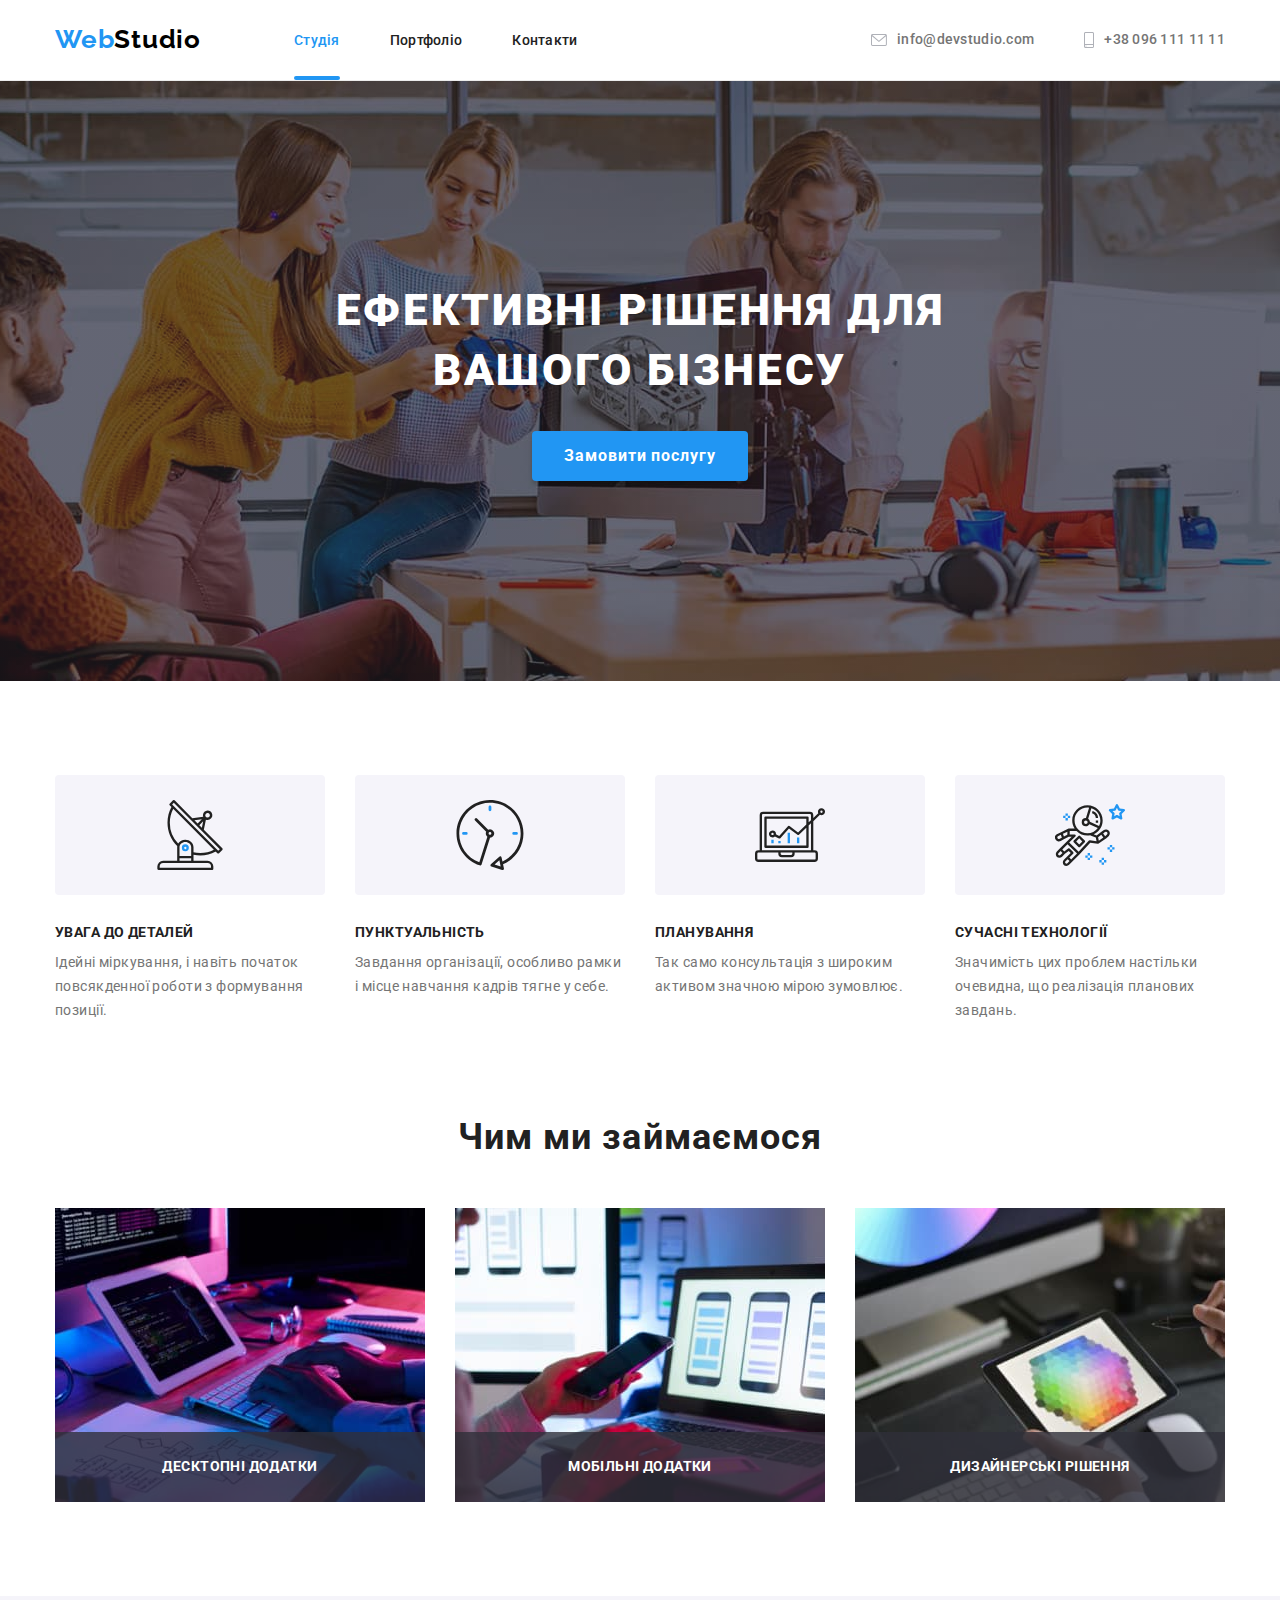
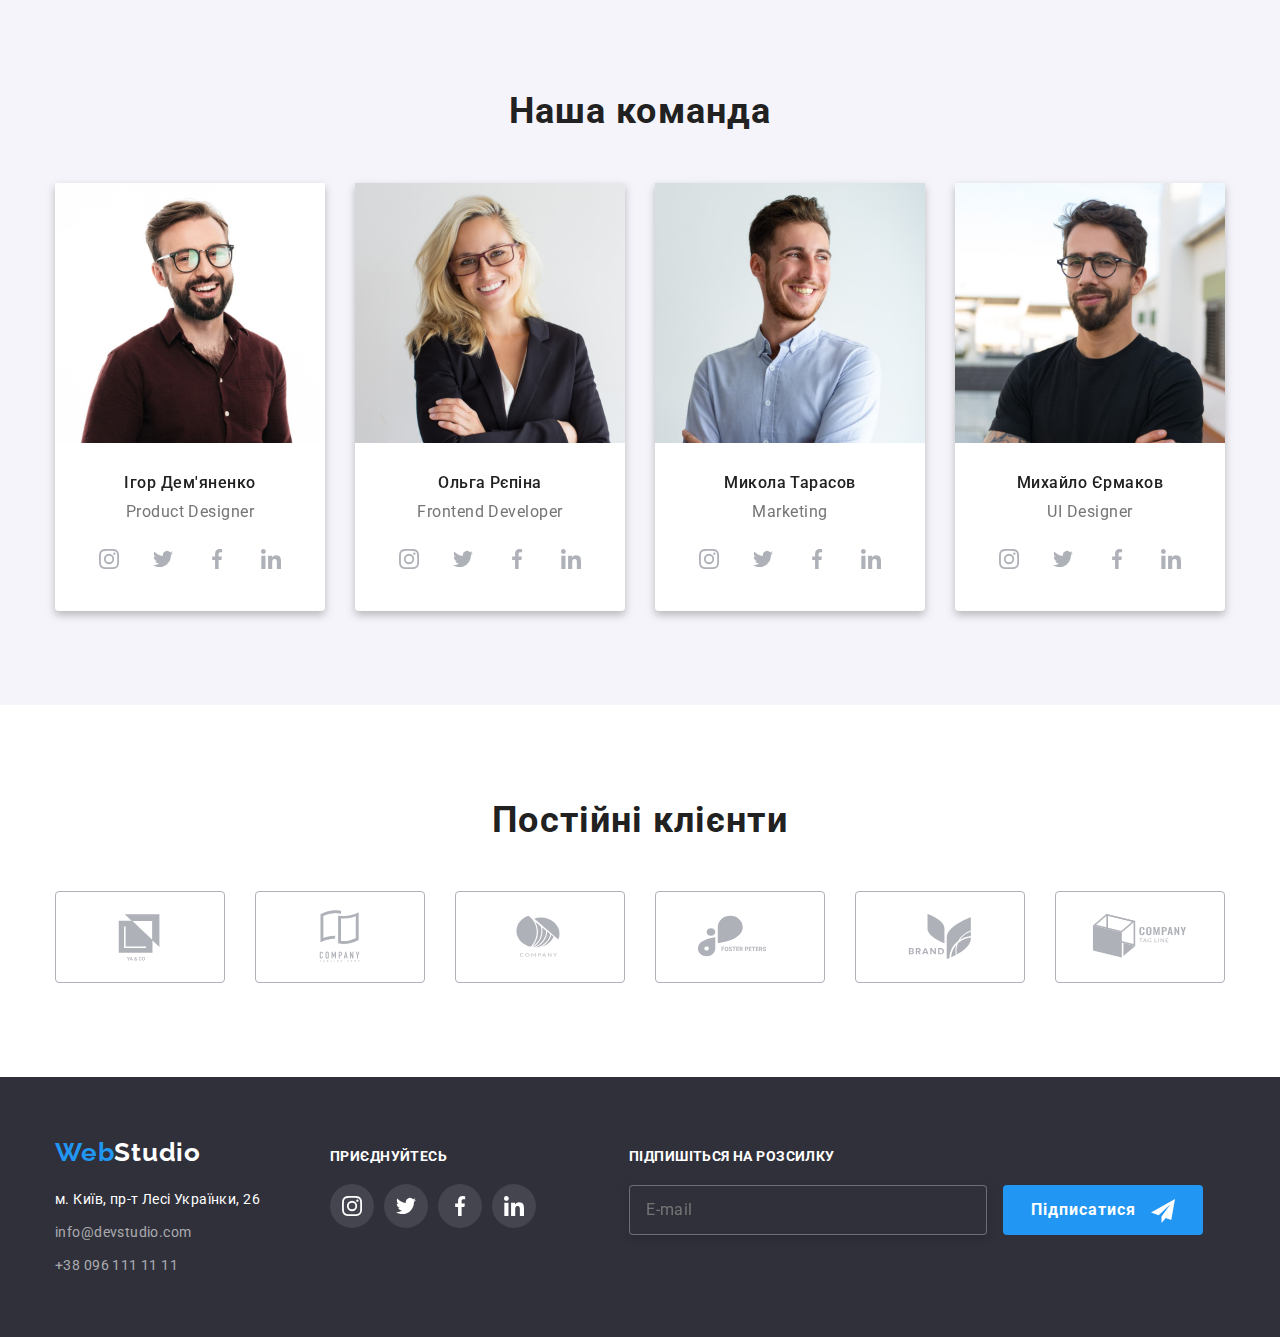
<file: index.html>
<!DOCTYPE html>
<html lang="uk">
  <head>
    <meta charset="UTF-8" />
    <meta http-equiv="X-UA-Compatible" content="IE=edge" />
    <meta name="viewport" content="width=device-width, initial-scale=1.0" />
    <title>WebStudio</title>
    <link rel="preconnect" href="https://fonts.googleapis.com" />
    <link rel="preconnect" href="https://fonts.gstatic.com" crossorigin />
    <link
      href="https://fonts.googleapis.com/css2?family=Raleway:wght@700&family=Roboto:wght@400;500;700;900&display=swap"
      rel="stylesheet"
    />
    <link
      rel="stylesheet"
      href="https://cdnjs.cloudflare.com/ajax/libs/modern-normalize/1.1.0/modern-normalize.min.css"
    />
    <link rel="stylesheet" href="./css/main.min.css" />
  </head>
  <body>
    <header class="header-section">
      <div class="container header-container">
        <a href="" lang="en" class="logo header logo--color-dark"
          ><span>Web</span>Studio</a
        >
        <nav class="header-nav">
          <ul class="nav-list">
            <li><a href="" class="nav-link current">Студія</a></li>
            <li>
              <a href="./portfolio.html" class="nav-link">Портфоліо</a>
            </li>
            <li><a href="" class="nav-link">Контакти</a></li>
          </ul>
        </nav>
        <ul class="contact-list">
          <li>
            <a href="mailto:info@devstudio.com" class="link-contact">
              <svg class="link-contact-icon" width="16" height="12">
                <use href="./images/sprite.svg#icon-envelope"></use>
              </svg>
              info@devstudio.com</a
            >
          </li>
          <li>
            <a href="mailto:info@devstudio.com" class="link-contact">
              <svg class="link-contact-icon" width="10" height="16">
                <use href="./images/sprite.svg#icon-smartphone"></use>
              </svg>
              +38 096 111 11 11
            </a>
          </li>
        </ul>
      </div>
    </header>
    <main>
      <section class="hero-section">
        <div class="container hero-wrap">
          <h1 class="hero-title">
            Ефективні рішення для<br />
            вашого бізнесу
          </h1>
          <button type="button" class="hero button" data-modal-open>
            Замовити послугу
          </button>
        </div>
      </section>

      <section class="features">
        <div class="container features__container">
          <h2 class="visually-hidden">Особливості</h2>
          <ul class="features__list">
            <li class="features__item">
              <div class="features__background">
                <svg class="features__img" width="70" height="70">
                  <use href="./images/sprite.svg#icon-antenna"></use>
                </svg>
              </div>
              <h3 class="features__title">Увага до деталей</h3>
              <p class="features__text">
                Ідейні міркування, і навіть початок повсякденної роботи з
                формування позиції.
              </p>
            </li>
            <li class="features__item">
              <div class="features__background">
                <svg class="features__img" width="70" height="70">
                  <use href="./images/sprite.svg#icon-clock"></use>
                </svg>
              </div>
              <h3 class="features__title">Пунктуальність</h3>
              <p class="features__text">
                Завдання організації, особливо рамки і місце навчання кадрів
                тягне у себе.
              </p>
            </li>
            <li class="features__item">
              <div class="features__background">
                <svg class="features__img" width="70" height="70">
                  <use href="./images/sprite.svg#icon-diagram"></use>
                </svg>
              </div>
              <h3 class="features__title">Планування</h3>
              <p class="features__text">
                Так само консультація з широким активом значною мірою зумовлює.
              </p>
            </li>
            <li class="features__item">
              <div class="features__background">
                <svg class="features__img" width="70" height="70">
                  <use href="./images/sprite.svg#icon-astronaut"></use>
                </svg>
              </div>
              <h3 class="features__title">Сучасні технології</h3>
              <p class="features__text">
                Значимість цих проблем настільки очевидна, що реалізація
                планових завдань.
              </p>
            </li>
          </ul>
        </div>
      </section>
      <section class="work">
        <div class="container">
          <h2 class="work__title">Чим ми займаємося</h2>
          <ul class="work__list">
            <li class="work__item">
              <img
                src="./images/img-01.jpg"
                alt="Людина працює за комп'ютером"
                width="370"
                height="294"
              />
              <p class="work__text">Десктопні додатки</p>
            </li>
            <li class="work__item">
              <img
                src="./images/img-02.jpg"
                alt="Людина працює з телефоном"
                width="370"
                height="294"
              />
              <p class="work__text">Мобільні додатки</p>
            </li>
            <li class="work__item">
              <img
                src="./images/img-03.jpg"
                alt="Людина працює на планшеті"
                width="370"
                height="294"
              />
              <p class="work__text">Дизайнерські рішення</p>
            </li>
          </ul>
        </div>
      </section>

      <section class="team">
        <div class="container">
          <h2 class="team__title">Наша команда</h2>
          <ul class="team__list">
            <li class="team__card">
              <img
                src="./images/photo-01.jpg"
                alt="Усміхнений чоловік в окулярах"
                width="270"
                height="260"
              />
              <div class="team__caption">
                <h3 class="team__subtitle">Ігор Дем'яненко</h3>
                <p lang="en" class="text">Product Designer</p>
                <ul class="social-list list">
                  <li class="social-list__item">
                    <a href="" class="social-list__link link">
                      <svg class="social-list__icon" width="20" height="20">
                        <use
                          href="./images/sprite.svg#icon-ico-instagram"
                        ></use>
                      </svg>
                    </a>
                  </li>
                  <li class="social-list__item">
                    <a href="" class="social-list__link link">
                      <svg class="social-list__icon" width="20" height="20">
                        <use href="./images/sprite.svg#icon-ico-twitter"></use>
                      </svg>
                    </a>
                  </li>
                  <li class="social-list__item">
                    <a href="" class="social-list__link link">
                      <svg class="social-list__icon" width="20" height="20">
                        <use href="./images/sprite.svg#icon-ico-facebook"></use>
                      </svg>
                    </a>
                  </li>
                  <li class="social-list__item">
                    <a href="" class="social-list__link link">
                      <svg class="social-list__icon" width="20" height="20">
                        <use href="./images/sprite.svg#icon-ico-linkedin"></use>
                      </svg>
                    </a>
                  </li>
                </ul>
              </div>
            </li>
            <li class="team__card">
              <img
                src="./images/photo-02.jpg"
                alt="Усміхнена дівчина в окулярах"
                width="270"
                height="260"
              />
              <div class="team__caption">
                <h3 class="team__subtitle">Ольга Рєпіна</h3>
                <p lang="en" class="text">Frontend Developer</p>
                <ul class="social-list list">
                  <li class="social-list__item">
                    <a href="" class="social-list__link link">
                      <svg class="social-list__icon" width="20" height="20">
                        <use
                          href="./images/sprite.svg#icon-ico-instagram"
                        ></use>
                      </svg>
                    </a>
                  </li>
                  <li class="social-list__item">
                    <a href="" class="social-list__link link">
                      <svg class="social-list__icon" width="20" height="20">
                        <use href="./images/sprite.svg#icon-ico-twitter"></use>
                      </svg>
                    </a>
                  </li>
                  <li class="social-list__item">
                    <a href="" class="social-list__link link">
                      <svg class="social-list__icon" width="20" height="20">
                        <use href="./images/sprite.svg#icon-ico-facebook"></use>
                      </svg>
                    </a>
                  </li>
                  <li class="social-list__item">
                    <a href="" class="social-list__link link">
                      <svg class="social-list__icon" width="20" height="20">
                        <use href="./images/sprite.svg#icon-ico-linkedin"></use>
                      </svg>
                    </a>
                  </li>
                </ul>
              </div>
            </li>
            <li class="team__card">
              <img
                src="./images/photo-03.jpg"
                alt="Усміхнений чоловік"
                width="270"
                height="260"
              />
              <div class="team__caption">
                <h3 class="team__subtitle">Микола Тарасов</h3>
                <p lang="en" class="text">Marketing</p>
                <ul class="social-list list">
                  <li class="social-list__item">
                    <a href="" class="social-list__link link">
                      <svg class="social-list__icon" width="20" height="20">
                        <use
                          href="./images/sprite.svg#icon-ico-instagram"
                        ></use>
                      </svg>
                    </a>
                  </li>
                  <li class="social-list__item">
                    <a href="" class="social-list__link link">
                      <svg class="social-list__icon" width="20" height="20">
                        <use href="./images/sprite.svg#icon-ico-twitter"></use>
                      </svg>
                    </a>
                  </li>
                  <li class="social-list__item">
                    <a href="" class="social-list__link link">
                      <svg class="social-list__icon" width="20" height="20">
                        <use href="./images/sprite.svg#icon-ico-facebook"></use>
                      </svg>
                    </a>
                  </li>
                  <li class="social-list__item">
                    <a href="" class="social-list__link link">
                      <svg class="social-list__icon" width="20" height="20">
                        <use href="./images/sprite.svg#icon-ico-linkedin"></use>
                      </svg>
                    </a>
                  </li>
                </ul>
              </div>
            </li>
            <li class="team__card">
              <img
                src="./images/photo-04.jpg"
                alt="Чоловік в окулярах"
                width="270"
                height="260"
              />
              <div class="team__caption">
                <h3 class="team__subtitle">Михайло Єрмаков</h3>
                <p lang="en" class="text">UI Designer</p>
                <ul class="social-list list">
                  <li class="social-list__item">
                    <a href="" class="social-list__link link">
                      <svg class="social-list__icon" width="20" height="20">
                        <use
                          href="./images/sprite.svg#icon-ico-instagram"
                        ></use>
                      </svg>
                    </a>
                  </li>
                  <li class="social-list__item">
                    <a href="" class="social-list__link link">
                      <svg class="social-list__icon" width="20" height="20">
                        <use href="./images/sprite.svg#icon-ico-twitter"></use>
                      </svg>
                    </a>
                  </li>
                  <li class="social-list__item">
                    <a href="" class="social-list__link link">
                      <svg class="social-list__icon" width="20" height="20">
                        <use href="./images/sprite.svg#icon-ico-facebook"></use>
                      </svg>
                    </a>
                  </li>
                  <li class="social-list__item">
                    <a href="" class="social-list__link link">
                      <svg class="social-list__icon" width="20" height="20">
                        <use href="./images/sprite.svg#icon-ico-linkedin"></use>
                      </svg>
                    </a>
                  </li>
                </ul>
              </div>
            </li>
          </ul>
        </div>
      </section>
      <section class="client-section">
        <div class="container">
          <h2 class="client-title">Постійні клієнти</h2>
          <ul class="client-list">
            <li class="client-item">
              <a href="" class="client-link link">
                <svg class="client-logo" width="106" height="60">
                  <use href="./images/sprite.svg#icon-logo-ya"></use>
                </svg>
              </a>
            </li>
            <li class="client-item">
              <a href="" class="client-link link">
                <svg class="client-logo" width="106" height="60">
                  <use
                    href="./images/sprite.svg#icon-logo-company-tagline-here"
                  ></use>
                </svg>
              </a>
            </li>
            <li class="client-item">
              <a href="" class="client-link link">
                <svg class="client-logo" width="106" height="60">
                  <use href="./images/sprite.svg#icon-logo-company"></use>
                </svg>
              </a>
            </li>
            <li class="client-item">
              <a href="" class="client-link link">
                <svg class="client-logo" width="106" height="60">
                  <use href="./images/sprite.svg#icon-logo-foster-peters"></use>
                </svg>
              </a>
            </li>
            <li class="client-item">
              <a href="" class="client-link link">
                <svg class="client-logo" width="106" height="60">
                  <use href="./images/sprite.svg#icon-logo-brand"></use>
                </svg>
              </a>
            </li>
            <li class="client-item">
              <a href="" class="client-link link">
                <svg class="client-logo" width="106" height="60">
                  <use href="./images/sprite.svg#icon-logo-tag-line"></use>
                </svg>
              </a>
            </li>
          </ul>
        </div>
      </section>
      <footer class="footer-section">
        <div class="container">
          <div class="footer-address-container">
            <a href="" lang="en" class="logo footer logo--color-light"
              ><span>Web</span>Studio</a
            >
            <address class="address">
              <ul class="address-list">
                <li class="contact-item">
                  <a
                    href="https://www.google.com/maps/d/embed?mid=10uSM3H-mIU3GznYo2szRIEphczw&hl=en_US&ehbc=2E312F"
                    target="_blank"
                    rel="noopener noreferrer nofollow"
                    class="footer-address"
                    >м. Київ, пр-т Лесі Українки, 26</a
                  >
                </li>
                <li class="contact-item">
                  <a href="mailto:info@devstudio.com" class="link-contact"
                    >info@devstudio.com</a
                  >
                </li>
                <li class="contact-item">
                  <a href="tel:+380961111111" class="link-contact"
                    >+38 096 111 11 11</a
                  >
                </li>
              </ul>
            </address>
          </div>
          <div class="social-link-container">
            <p class="footer-soc-invite">приєднуйтесь</p>
            <ul class="footer-social-list list">
              <li class="social-list-item">
                <a href="" class="footer-social-link link">
                  <svg class="footer-social-icon" width="20" height="20">
                    <use href="./images/sprite.svg#icon-ico-instagram"></use>
                  </svg>
                </a>
              </li>
              <li class="footer-list-item">
                <a href="" class="footer-social-link link">
                  <svg class="footer-social-icon" width="20" height="20">
                    <use href="./images/sprite.svg#icon-ico-twitter"></use>
                  </svg>
                </a>
              </li>
              <li class="social-list-item">
                <a href="" class="footer-social-link link">
                  <svg class="footer-social-icon" width="20" height="20">
                    <use href="./images/sprite.svg#icon-ico-facebook"></use>
                  </svg>
                </a>
              </li>
              <li class="social-list-item">
                <a href="" class="footer-social-link link">
                  <svg class="footer-social-icon" width="20" height="20">
                    <use href="./images/sprite.svg#icon-ico-linkedin"></use>
                  </svg>
                </a>
              </li>
            </ul>
          </div>
          <div class="footer-submit">
            <p class="footer-submit-text">Підпишіться на розсилку</p>
            <form class="footer-submit-form">
              <label for="submit-mail" class="footer-submit-label"></label>
              <input
                type="email"
                class="footer-submit-input"
                name="email"
                id="submit-mail"
                placeholder="E-mail"
              />
              <button type="submit" class="footer-submit-button">
                Підписатися
                <svg class="icon-send" width="24" height="24">
                  <use href="./images/sprite.svg#icon-send"></use>
                </svg>
              </button>
            </form>
          </div>
        </div>
      </footer>
    </main>
    <div class="backdrop is-hidden" data-modal>
      <div class="modal">
        <button type="button" class="modal-close" data-modal-close>
          <svg class="modal-close-icon" width="18" height="18">
            <use href="./images/sprite.svg#icon-close"></use>
          </svg>
        </button>
        <p class="modal-title">Залиште свої дані, ми вам передзвонимо</p>
        <form class="modal-form">
          <label class="form-field">
            <span class="form-label">Ім'я</span>
            <input type="text" name="user-name" class="modal-input" />
            <svg class="form-icon" width="18" height="18">
              <use href="./images/sprite.svg#icon-modal-person"></use>
            </svg>
          </label>
          <label class="form-field">
            <span class="form-label">Телефон</span>
            <input type="text" name="user-tel" class="modal-input" />
            <svg class="form-icon" width="18" height="18">
              <use href="./images/sprite.svg#icon-modal-phone"></use>
            </svg>
          </label>
          <label class="form-field">
            <span class="form-label">Пошта</span>
            <input type="text" name="user-email" class="modal-input" />
            <svg class="form-icon" width="18" height="18">
              <use href="./images/sprite.svg#icon-modal-email"></use>
            </svg>
          </label>
          <label class="form-textarea">
            <span class="form-label">Коментар</span>
            <textarea
              class="textarea"
              name="textarea"
              id="comment"
              rows="6"
              placeholder="Введіть текст"
            ></textarea>
          </label>
          <label class="checkbox">
            <input
              type="checkbox"
              class="checkbox-input visually-hidden"
              name="agree"
              value="agree"
            />
            <span class="icon-checkbox"></span>
            <span class="checkbox-text"
              >Погоджуюся з розсилкою та приймаю
              <a href="" class="link-agree">Умови договору</a>
            </span>
          </label>
          <button type="submit" class="button-submit">Відправити</button>
        </form>
      </div>
    </div>
    <script src="./js/modal.js"></script>
  </body>
</html>
</file>
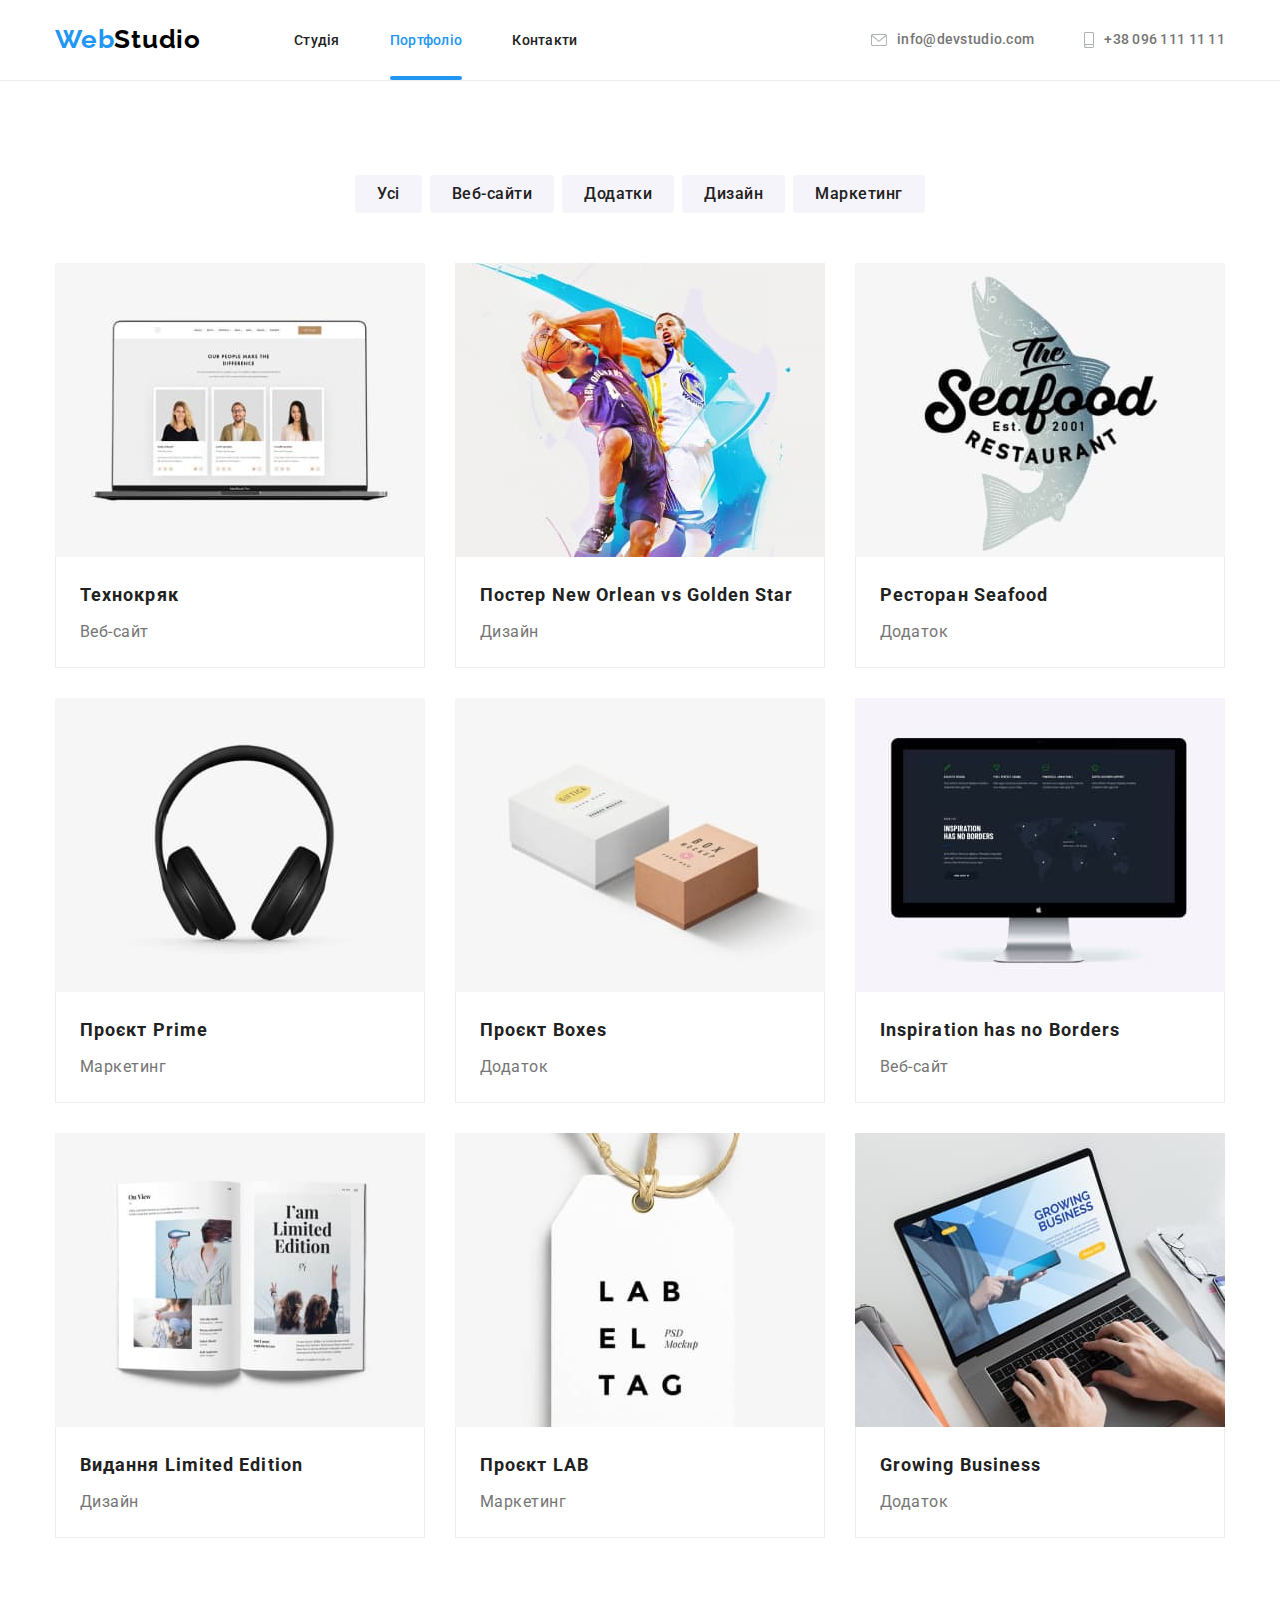
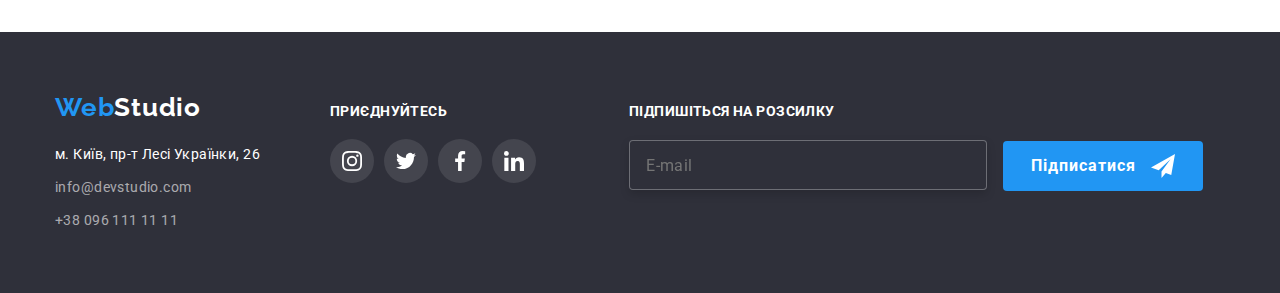
<file: portfolio.html>
<!DOCTYPE html>
<html lang="uk">
  <head>
    <meta charset="UTF-8" />
    <meta http-equiv="X-UA-Compatible" content="IE=edge" />
    <meta name="viewport" content="width=device-width, initial-scale=1.0" />
    <title>WebStudio</title>
    <link rel="preconnect" href="https://fonts.googleapis.com" />
    <link rel="preconnect" href="https://fonts.gstatic.com" crossorigin />
    <link
      href="https://fonts.googleapis.com/css2?family=Raleway:wght@700&family=Roboto:wght@400;500;700;900&display=swap"
      rel="stylesheet"
    />
    <link
      rel="stylesheet"
      href="https://cdnjs.cloudflare.com/ajax/libs/modern-normalize/1.1.0/modern-normalize.min.css"
    />
    <link rel="stylesheet" href="./css/main.min.css" />
  </head>
  <body>
    <header class="header-section">
      <div class="container header-container">
        <a href="" lang="en" class="logo header logo--color-dark"
          ><span>Web</span>Studio</a
        >
        <nav class="header-nav">
          <ul class="nav-list">
            <li><a href="./index.html" class="nav-link">Студія</a></li>
            <li><a href="" class="nav-link current">Портфоліо</a></li>
            <li><a href="" class="nav-link">Контакти</a></li>
          </ul>
        </nav>
        <ul class="contact-list">
          <li>
            <a href="mailto:info@devstudio.com" class="link-contact">
              <svg class="link-contact-icon" width="16" height="12">
                <use href="./images/sprite.svg#icon-envelope"></use>
              </svg>
              info@devstudio.com</a
            >
          </li>
          <li>
            <a href="mailto:info@devstudio.com" class="link-contact">
              <svg class="link-contact-icon" width="10" height="16">
                <use href="./images/sprite.svg#icon-smartphone"></use>
              </svg>
              +38 096 111 11 11
            </a>
          </li>
        </ul>
      </div>
    </header>
    <main>
      <section class="portfolio-section">
        <div class="container">
          <h1 class="visually-hidden">Портфоліо</h1>
          <ul class="filter">
            <li class="filter-button">
              <button type="button" class="portfolio button">Усі</button>
            </li>
            <li class="filter-button">
              <button type="button" class="portfolio button">Веб-сайти</button>
            </li>
            <li class="filter-button">
              <button type="button" class="portfolio button">Додатки</button>
            </li>
            <li class="filter-button">
              <button type="button" class="portfolio button">Дизайн</button>
            </li>
            <li class="filter-button">
              <button type="button" class="portfolio button">Маркетинг</button>
            </li>
          </ul>
          <ul class="portfolio-list">
            <li class="portfolio-item">
              <a class="portfolio-link" href="">
                <div class="portfolio-thumb">
                  <img
                    src="./images/img-01-portfolio.jpg"
                    alt="Відкритий ноутбук"
                    width="370"
                    height="294"
                  />
                  <div class="overlay">
                    <p class="overlay-text">
                      Ресурс пропонує комплексні пропозиції з різним рівнем
                      функціоналу та сервісів. Все це дозволить відвідувачу
                      отримати вичерпні відомості про компанію чи приватну
                      особу.
                    </p>
                  </div>
                </div>

                <div class="portfolio-text-container">
                  <h2 class="portfolio-title">Технокряк</h2>
                  <p class="portfolio-text">Веб-сайт</p>
                </div>
              </a>
            </li>
            <li class="portfolio-item">
              <a class="portfolio-link" href="">
                <div class="portfolio-thumb">
                  <img
                    src="./images/img-02-portfolio.jpg"
                    alt="Двоє чоловіків грають в баскетбол"
                    width="370"
                    height="294"
                  />
                  <div class="overlay">
                    <p class="overlay-text">
                      Ресурс пропонує комплексні пропозиції з різним рівнем
                      функціоналу та сервісів. Все це дозволить відвідувачу
                      отримати вичерпні відомості про компанію чи приватну
                      особу.
                    </p>
                  </div>
                </div>

                <div class="portfolio-text-container">
                  <h2 class="portfolio-title">
                    Постер <span lang="en">New Orlean vs Golden Star</span>
                  </h2>
                  <p class="portfolio-text">Дизайн</p>
                </div>
              </a>
            </li>
            <li class="portfolio-item">
              <a class="portfolio-link" href="">
                <div class="portfolio-thumb">
                  <img
                    src="./images/img-03-portfolio.jpg"
                    alt="Логотип ресторану"
                    width="370"
                    height="294"
                  />
                  <div class="overlay">
                    <p class="overlay-text">
                      Ресурс пропонує комплексні пропозиції з різним рівнем
                      функціоналу та сервісів. Все це дозволить відвідувачу
                      отримати вичерпні відомості про компанію чи приватну
                      особу.
                    </p>
                  </div>
                </div>

                <div class="portfolio-text-container">
                  <h2 class="portfolio-title">
                    Ресторан <span lang="en">Seafood</span>
                  </h2>
                  <p class="portfolio-text">Додаток</p>
                </div>
              </a>
            </li>
            <li class="portfolio-item">
              <a class="portfolio-link" href="">
                <div class="portfolio-thumb">
                  <img
                    src="./images/img-04-portfolio.jpg"
                    alt="Навушники"
                    width="370"
                    height="294"
                  />
                  <div class="overlay">
                    <p class="overlay-text">
                      Ресурс пропонує комплексні пропозиції з різним рівнем
                      функціоналу та сервісів. Все це дозволить відвідувачу
                      отримати вичерпні відомості про компанію чи приватну
                      особу.
                    </p>
                  </div>
                </div>

                <div class="portfolio-text-container">
                  <h2 class="portfolio-title">
                    Проєкт <span lang="en">Prime</span>
                  </h2>
                  <p class="portfolio-text">Маркетинг</p>
                </div>
              </a>
            </li>
            <li class="portfolio-item">
              <a class="portfolio-link" href="">
                <div class="portfolio-thumb">
                  <img
                    src="./images/img-05-portfolio.jpg"
                    alt="Дві коробки"
                    width="370"
                    height="294"
                  />
                  <div class="overlay">
                    <p class="overlay-text">
                      Ресурс пропонує комплексні пропозиції з різним рівнем
                      функціоналу та сервісів. Все це дозволить відвідувачу
                      отримати вичерпні відомості про компанію чи приватну
                      особу.
                    </p>
                  </div>
                </div>

                <div class="portfolio-text-container">
                  <h2 class="portfolio-title">
                    Проєкт <span lang="en">Boxes</span>
                  </h2>
                  <p class="portfolio-text">Додаток</p>
                </div>
              </a>
            </li>
            <li class="portfolio-item">
              <a class="portfolio-link" href="">
                <div class="portfolio-thumb">
                  <img
                    src="./images/img-06-portfolio.jpg"
                    alt="Увімкнений монітор"
                    width="370"
                    height="294"
                  />
                  <div class="overlay">
                    <p class="overlay-text">
                      Ресурс пропонує комплексні пропозиції з різним рівнем
                      функціоналу та сервісів. Все це дозволить відвідувачу
                      отримати вичерпні відомості про компанію чи приватну
                      особу.
                    </p>
                  </div>
                </div>

                <div class="portfolio-text-container">
                  <h2 lang="en" class="portfolio-title">
                    Inspiration has no Borders
                  </h2>
                  <p class="portfolio-text">Веб-сайт</p>
                </div>
              </a>
            </li>
            <li class="portfolio-item">
              <a class="portfolio-link" href="">
                <div class="portfolio-thumb">
                  <img
                    src="./images/img-07-portfolio.jpg"
                    alt="Відкритий журнал"
                    width="370"
                    height="294"
                  />
                  <div class="overlay">
                    <p class="overlay-text">
                      Ресурс пропонує комплексні пропозиції з різним рівнем
                      функціоналу та сервісів. Все це дозволить відвідувачу
                      отримати вичерпні відомості про компанію чи приватну
                      особу.
                    </p>
                  </div>
                </div>

                <div class="portfolio-text-container">
                  <h2 class="portfolio-title">
                    Видання <span lang="en">Limited Edition</span>
                  </h2>
                  <p class="portfolio-text">Дизайн</p>
                </div>
              </a>
            </li>
            <li class="portfolio-item">
              <a class="portfolio-link" href="">
                <div class="portfolio-thumb">
                  <img
                    src="./images/img-08-portfolio.jpg"
                    alt="Бірка з лейблом"
                    width="370"
                    height="294"
                  />
                  <div class="overlay">
                    <p class="overlay-text">
                      Ресурс пропонує комплексні пропозиції з різним рівнем
                      функціоналу та сервісів. Все це дозволить відвідувачу
                      отримати вичерпні відомості про компанію чи приватну
                      особу.
                    </p>
                  </div>
                </div>

                <div class="portfolio-text-container">
                  <h2 class="portfolio-title">
                    Проєкт <span lang="en" class="uppercase">Lab</span>
                  </h2>
                  <p class="portfolio-text">Маркетинг</p>
                </div>
              </a>
            </li>
            <li class="portfolio-item">
              <a class="portfolio-link" href="">
                <div class="portfolio-thumb">
                  <img
                    src="./images/img-09-portfolio.jpg"
                    alt="Людина працює за ноутбуком"
                    width="370"
                    height="294"
                  />
                  <div class="overlay">
                    <p class="overlay-text">
                      Ресурс пропонує комплексні пропозиції з різним рівнем
                      функціоналу та сервісів. Все це дозволить відвідувачу
                      отримати вичерпні відомості про компанію чи приватну
                      особу.
                    </p>
                  </div>
                </div>

                <div class="portfolio-text-container">
                  <h2 lang="en" class="portfolio-title">Growing Business</h2>
                  <p class="portfolio-text">Додаток</p>
                </div>
              </a>
            </li>
          </ul>
        </div>
      </section>
      <footer class="footer-section">
        <div class="container">
          <div class="footer-address-container">
            <a href="" lang="en" class="logo footer logo--color-light"
              ><span>Web</span>Studio</a
            >
            <address class="address">
              <ul class="address-list">
                <li class="contact-item">
                  <a
                    href="https://www.google.com/maps/d/embed?mid=10uSM3H-mIU3GznYo2szRIEphczw&hl=en_US&ehbc=2E312F"
                    target="_blank"
                    rel="noopener noreferrer nofollow"
                    class="footer-address"
                    >м. Київ, пр-т Лесі Українки, 26</a
                  >
                </li>
                <li class="contact-item">
                  <a href="mailto:info@devstudio.com" class="link-contact"
                    >info@devstudio.com</a
                  >
                </li>
                <li class="contact-item">
                  <a href="tel:+380961111111" class="link-contact"
                    >+38 096 111 11 11</a
                  >
                </li>
              </ul>
            </address>
          </div>
          <div class="social-link-container">
            <p class="footer-soc-invite">приєднуйтесь</p>
            <ul class="footer-social-list list">
              <li class="social-list-item">
                <a href="" class="footer-social-link link">
                  <svg class="footer-social-icon" width="20" height="20">
                    <use href="./images/sprite.svg#icon-ico-instagram"></use>
                  </svg>
                </a>
              </li>
              <li class="footer-list-item">
                <a href="" class="footer-social-link link">
                  <svg class="footer-social-icon" width="20" height="20">
                    <use href="./images/sprite.svg#icon-ico-twitter"></use>
                  </svg>
                </a>
              </li>
              <li class="social-list-item">
                <a href="" class="footer-social-link link">
                  <svg class="footer-social-icon" width="20" height="20">
                    <use href="./images/sprite.svg#icon-ico-facebook"></use>
                  </svg>
                </a>
              </li>
              <li class="social-list-item">
                <a href="" class="footer-social-link link">
                  <svg class="footer-social-icon" width="20" height="20">
                    <use href="./images/sprite.svg#icon-ico-linkedin"></use>
                  </svg>
                </a>
              </li>
            </ul>
          </div>
          <div class="footer-submit">
            <p class="footer-submit-text">Підпишіться на розсилку</p>
            <form class="footer-submit-form">
              <label for="submit-mail" class="footer-submit-label"></label>
              <input
                type="email"
                class="footer-submit-input"
                name="email"
                id="submit-mail"
                placeholder="E-mail"
              />
              <button type="submit" class="footer-submit-button">
                Підписатися
                <svg class="icon-send" width="24" height="24">
                  <use href="./images/sprite.svg#icon-send"></use>
                </svg>
              </button>
            </form>
          </div>
        </div>
      </footer>
    </main>
  </body>
</html>
</file>
<file: css/main.min.css>
:root{--bg-main-color: #ffffff;--bg-second-color: #2f303a;--bg-third-color: #f5f4fa;--accent-color: #2196f3;--main-color: #212121;--second-color: #757575;--third-color: #ffffff;--logo-color: #000000;--header-border-color: #ececec;--portfolio-border-color: #eeeeee;--second-footer-color: rgba(255, 255, 255, 0.6);--box-shadow-color: rgba(0, 0, 0, 0.15);--hero-button-active-bg: #188ce8;--active-shadow-color: rgba(0, 0, 0, 0.25);--hero-bg-color: #c4c4c4;--overlay-bg-color: rgba(47, 48, 58, 0.4);--icon-main-color: #afb1b8;--soc-icon-hover-color: #ffffff;--icon-footer-color: #ffffff;--footer-soc-bg-color: rgba(255, 255, 255, 0.1);--client-border-color: #afb1b8;--work-bg-color: rgba(47, 48, 58, 0.8);--portfolio-bg-color: rgba(33, 150, 243, 0.9);--backdrop-bg-color: rgba(0, 0, 0, 0.2);--primary-font: "Roboto", sans-serif;--logo-font: "Raleway", sans-serif;--transition-duration: 250ms;--transition-timing-function: cubic-bezier(0.4, 0, 0.2, 1)}body{background-color:var(--bg-main-color);color:var(--main-color);font-family:var(--primary-font)}ul{list-style:none;margin:0;padding-left:0}a{text-decoration:none;font-style:normal;font-size:inherit}p,h1,h2,h3,h4,h5,h6{margin:0}.footer-social-link,.client-link,.social-list__link,.work__text,.features__background,.contact-list .link-contact,.header-container,.checkbox,.modal-close{display:flex;align-items:center}button{color:inherit;font-family:inherit;cursor:pointer;text-align:center;border:1px solid rgba(0,0,0,0)}img{display:block;max-width:100%;height:auto}.visually-hidden{position:absolute;white-space:nowrap;width:1px;height:1px;overflow:hidden;border:0;padding:0;clip:rect(0 0 0 0);-webkit-clip-path:inset(50%);clip-path:inset(50%);margin:-1px}.container{margin:0 auto;width:1200px;padding:0 15px}.backdrop{width:100%;height:100%;background-color:var(--backdrop-bg-color);position:fixed;top:0;transition:opacity 300ms linear,visibility 300ms linear}.modal{position:absolute;top:50%;left:50%;transform:translate(-50%, -50%) scale(1);transition:transform 300ms linear;padding:40px;width:528px;min-height:581px;background-color:var(--bg-main-color);border-radius:4px;box-shadow:0px 1px 3px rgba(0,0,0,.12),0px 1px 1px rgba(0,0,0,.14),0px 2px 1px rgba(0,0,0,.2)}.modal-close{position:absolute;right:8px;top:8px;justify-content:center;width:30px;height:30px;background-color:rgba(0,0,0,0);border-radius:50%;border:1px solid rgba(0,0,0,.1)}.modal-close:hover .modal-close-icon,.modal-close:focus .modal-close-icon{fill:var(--accent-color)}.backdrop.is-hidden{opacity:0;visibility:hidden;pointer-events:none}.backdrop.is-hidden .modal{transform:translate(-50%, -50%) scale(0)}.modal-title{margin-bottom:12px;font-weight:700;font-size:20px;line-height:1.15;text-align:center;letter-spacing:.03em}.form-field{display:block;position:relative;margin-bottom:10px}.modal-input{height:40px;padding-left:42px}.modal-input,.textarea{width:100%;margin-top:4px;font-size:12px;line-height:1.17;letter-spacing:.01em;color:var(--main-color);border:1px solid rgba(33,33,33,.2);border-radius:4px;outline:rgba(0,0,0,0);transition:border-color var(--transition-duration) var(--transition-timing-function)}.form-textarea{display:block;margin-bottom:20px}.textarea{padding:12px 16px;resize:none}.textarea::-moz-placeholder{color:rgba(117,117,117,.5)}.textarea:-ms-input-placeholder{color:rgba(117,117,117,.5)}.textarea::placeholder{color:rgba(117,117,117,.5)}.form-label{font-size:12px;line-height:1.17;letter-spacing:.01em;color:var(--second-color)}.form-icon{position:absolute;left:12px;bottom:11px;fill:var(--main-color);transition:fill var(--transition-duration) var(--transition-timing-function)}.form-field:hover .form-icon,.form-field:focus .form-icon,.form-field:focus-within .form-icon{fill:var(--accent-color)}.form-field:hover .modal-input,.form-field:focus .modal-input,.form-field:focus-within .modal-input,.textarea:hover,.textarea:focus,.form-field:focus-within .textarea{border-color:var(--accent-color)}.checkbox{justify-content:center;gap:7px;margin-bottom:30px}.checkbox-input{position:absolute;appearance:none;-webkit-appearance:none;-moz-appearance:none}.icon-checkbox{display:inline-block;width:16px;height:15px;border:2px solid var(--main-color);border-radius:2px;transition:border-color var(--transition-duration) var(--transition-timing-function)}.icon-checkbox:hover,.icon-checkbox:focus{border-color:var(--accent-color)}.checkbox-input:checked+.icon-checkbox{background-image:url(../images/check.svg);background-color:var(--accent-color);border-color:var(--accent-color);background-size:contain;background-position:center;background-origin:content-box}.checkbox-input:focus+.icon-checkbox{border-color:var(--accent-color)}.checkbox-text{font-size:14px;line-height:1.7;letter-spacing:.03em;color:var(--second-color)}.link-agree{font-size:14px;line-height:1.7;letter-spacing:.03em;-webkit-text-decoration-line:underline;text-decoration-line:underline;color:var(--accent-color)}.button-submit{display:block;margin-left:auto;margin-right:auto;min-width:200px;height:50px;font-weight:700;font-size:16px;line-height:1.9;align-items:center;text-align:center;letter-spacing:.06em;color:var(--third-color);background-color:var(--accent-color);transition:background-color var(--transition-duration) var(--transition-timing-function);box-shadow:0px 4px 4px rgba(0,0,0,.15);border-radius:4px}.button-submit:hover,.button-submit:focus{background-color:var(--hero-button-active-bg)}.logo{font-family:var(--logo-font);font-weight:700;font-size:26px;line-height:1.2;letter-spacing:.03em}.logo span{color:var(--accent-color)}.logo--color-dark{color:var(--logo-color)}.logo--color-light{color:var(--third-color)}.header-section{border-bottom:1px solid var(--header-border-color)}.logo.header{margin-right:93px}.nav-list{display:flex;gap:50px}.header-container{height:80px}.contact-list{display:flex;margin-left:auto;gap:50px}.nav-link{color:inherit;font-size:14px;font-weight:500;line-height:1.5;letter-spacing:.02em;padding:32px 0px;color:var(--main-color);transition:color var(--transition-duration) var(--transition-timing-function)}.nav-link.current{position:relative;color:var(--accent-color)}.nav-link:hover,.nav-link:focus,.contact-list .link-contact:hover,.contact-list .link-contact:focus{color:var(--accent-color)}.current::after{position:absolute;bottom:0;content:"";display:block;width:100%;height:4px;border-radius:2px;background-color:var(--accent-color)}.contact-list .link-contact{color:var(--second-color);font-size:14px;font-weight:500;line-height:1.14;letter-spacing:.02em;transition:color var(--transition-duration) var(--transition-timing-function)}.link-contact-icon{justify-content:center;align-items:center;margin-right:10px;fill:var(--icon-main-color);transition:fill var(--transition-duration) var(--transition-timing-function)}.link-contact:hover .link-contact-icon,.link-contact:focus .link-contact-icon{fill:var(--accent-color)}.hero-section{background-color:var(--bg-second-color);padding:200px 0px;text-align:center;margin-left:auto;margin-right:auto;background-color:var(--hero-bg-color);background-image:linear-gradient(var(--overlay-bg-color), var(--overlay-bg-color)),url(../images/hero-bg.jpg);background-repeat:no-repeat;background-position:center;max-width:1600px;height:600px}.hero-title{margin-bottom:30px;color:var(--third-color);font-weight:900;font-size:44px;line-height:1.36;text-align:center;letter-spacing:.06em;text-transform:uppercase}.hero.button{background-color:var(--accent-color);color:var(--third-color);box-shadow:0px 4px 4px var(--box-shadow-color);font-weight:700;font-size:16px;line-height:1.88;letter-spacing:.06em;border-radius:4px;display:block;margin:0 auto;min-width:216px;height:50px;transition:background-color var(--transition-duration) var(--transition-timing-function),box-shadow var(--transition-duration) var(--transition-timing-function)}.hero.button:hover,.hero.button:focus{background-color:var(--hero-button-active-bg);filter:drop-shadow(0px 4px 4px var(--active-shadow-color))}.features{padding-top:94px;padding-bottom:94px}.features__text{color:var(--second-color);font-size:14px;line-height:1.7;letter-spacing:.03em}.features__title{font-weight:700;font-size:14px;line-height:1.14;text-transform:uppercase;letter-spacing:.03em;margin-bottom:10px}.features__list{display:flex;gap:30px}.features__background{width:270px;height:120px;margin-bottom:30px;border-radius:4px;background-color:var(--bg-third-color);justify-content:center}.work{padding-bottom:94px}.work__title{font-weight:700;font-size:36px;line-height:1.17;text-align:center;letter-spacing:.03em;margin-bottom:50px}.work__list{display:flex;justify-content:space-between}.work__item{position:relative;width:370px}.work__text{position:absolute;width:100%;height:70px;justify-content:center;bottom:0;font-weight:700;font-size:14px;line-height:1.14;text-align:center;letter-spacing:.03em;text-transform:uppercase;color:var(--third-color);background-color:var(--work-bg-color)}.team{background-color:var(--bg-third-color);padding-top:94px;padding-bottom:94px}.team__title{font-weight:700;font-size:36px;line-height:1.17;text-align:center;letter-spacing:.03em;margin-bottom:50px}.team__card{background-color:var(--bg-main-color);width:calc((100% - 90px)/4);filter:drop-shadow(0px 4px 4px var(--active-shadow-color));border-radius:0px 0px 4px 4px;transition:box-shadow var(--transition-duration) var(--transition-timing-function)}.team__card:hover{box-shadow:0px 1px 3px rgba(0,0,0,.12),0px 1px 1px rgba(0,0,0,.14),0px 2px 1px rgba(0,0,0,.2)}.team__card .text{color:var(--second-color);line-height:1.19;text-align:center;letter-spacing:.03em;margin-bottom:16px}.team__subtitle{font-weight:500;font-size:16px;line-height:1.19;text-align:center;letter-spacing:.03em;margin-bottom:10px}.team__list{display:flex;gap:30px}.team__caption{padding:30px 0px}.social-list{display:flex;justify-content:center;gap:10px}.social-list__link{width:44px;height:44px;border-radius:50%;justify-content:center;transition:background-color var(--transition-duration) var(--transition-timing-function),color var(--transition-duration) var(--transition-timing-function)}.social-list__link:hover,.social-list__link:focus{background-color:var(--accent-color)}.social-list__icon{fill:var(--icon-main-color);transition:fill var(--transition-duration) var(--transition-timing-function)}.social-list__link:hover .social-list__icon,.social-list__link:focus .social-list__icon{fill:var(--soc-icon-hover-color)}.client-section{padding-top:94px;padding-bottom:94px}.client-title{font-weight:700;font-size:36px;line-height:1.17;text-align:center;letter-spacing:.03em;margin-bottom:50px}.client-list{display:flex;justify-content:center;gap:30px}.client-item{display:flex;width:170px;height:92px}.client-logo{fill:var(--icon-main-color);transition:fill var(--transition-duration) var(--transition-timing-function)}.client-link:hover .client-logo,.client-link:focus .client-logo{fill:var(--accent-color)}.client-link{justify-content:center;width:100%;height:100%;border:1px solid var(--client-border-color);border-radius:4px;transition:border var(--transition-duration) var(--transition-timing-function)}.client-link:hover,.client-link:focus{border:1px solid var(--accent-color);filter:drop-shadow(0px 4px 4px var(--active-shadow-color))}.footer-section{background-color:var(--bg-second-color);padding-top:60px;padding-bottom:60px}.logo.footer{display:inline-block;margin-bottom:20px}.footer-address{display:flex;margin-top:0px;margin-bottom:9px;color:var(--third-color);font-size:14px;line-height:1.7;letter-spacing:.03em;transition:color var(--transition-duration) var(--transition-timing-function)}.footer-address:hover,.footer-address:focus{color:var(--accent-color)}.address-list .link-contact{color:var(--second-footer-color);font-size:14px;line-height:1.7;letter-spacing:.03em;transition:color var(--transition-duration) var(--transition-timing-function)}.address-list .link-contact:hover,.address-list .link-contact:focus{color:var(--accent-color)}.contact-item:not(:last-child){margin-bottom:9px}.social-link-container{flex-direction:column;margin-left:70px}.footer-section .container{display:flex;align-items:baseline}.footer-soc-invite{font-weight:700;font-size:14px;line-height:16px;letter-spacing:.03em;text-transform:uppercase;color:var(--third-color);margin-bottom:20px}.footer-social-list{display:flex;gap:10px}.footer-social-link{justify-content:center;box-sizing:border-box;background-color:var(--footer-soc-bg-color);height:44px;width:44px;border-radius:50%;transition:background-color var(--transition-duration) var(--transition-timing-function)}.footer-social-link:hover,.footer-social-link:focus{background-color:var(--accent-color)}.footer-social-icon{fill:var(--icon-footer-color)}.footer-submit{margin-left:93px}.footer-submit-label{display:flex}.footer-submit-input,.footer-submit-button{height:50px}.footer-submit-text{margin-bottom:20px;font-weight:700;font-size:14px;line-height:1.14;letter-spacing:.03em;text-transform:uppercase;color:var(--third-color)}.footer-submit-input{width:358px;padding-left:16px;background-color:var(--bg-second-color);border:1px solid rgba(255,255,255,.3);filter:drop-shadow(0px 4px 4px rgba(0, 0, 0, 0.15));border-radius:4px;line-height:1.25;letter-spacing:.03em;color:rgba(255,255,255,.6);margin-right:12px}.footer-submit-button{background:var(--accent-color);color:var(--third-color);border-radius:4px;border:none;margin:0;padding:10px 28px;font-weight:700;font-size:16px;line-height:1.9;letter-spacing:.06em;transition:box-shadow var(--transition-duration) var(--transition-timing-function)}.footer-submit-button:hover,.footer-submit-button:focus{box-shadow:0px 4px 4px rgba(0,0,0,.15)}.icon-send{fill:var(--icon-footer-color);margin-left:10px;vertical-align:middle}.portfolio-section{padding-top:94px;padding-bottom:94px}.filter button{background-color:var(--bg-third-color);font-weight:500;font-size:16px;line-height:1.62;text-align:center;letter-spacing:.03em;border-radius:4px;border:none;transition:color var(--transition-duration) var(--transition-timing-function),background-color var(--transition-duration) var(--transition-timing-function),box-shadow var(--transition-duration) var(--transition-timing-function)}.filter button:hover,.filter button:focus{background-color:var(--accent-color);color:var(--third-color);box-shadow:0px 3px 1px rgba(0,0,0,.1),0px 1px 2px rgba(0,0,0,.08),0px 2px 2px rgba(0,0,0,.12)}.filter-button .button{padding:6px 22px}.filter{margin-bottom:50px;display:flex;justify-content:center;gap:8px}.portfolio-title{color:var(--main-color);font-weight:700;font-size:18px;line-height:2;letter-spacing:.06em;margin-bottom:4px}.uppercase{text-transform:uppercase}.portfolio-text{color:var(--second-color);line-height:1.88;letter-spacing:.03em}.portfolio-list{display:flex;flex-wrap:wrap;gap:30px}.portfolio-list a:hover,.portfolio-list a:focus{box-shadow:0px 1px 1px rgba(0,0,0,.12),0px 4px 4px rgba(0,0,0,.06),1px 4px 6px rgba(0,0,0,.16)}.portfolio-list a{display:block;transition:box-shadow var(--transition-duration) var(--transition-timing-function)}.portfolio-text-container{padding:20px 24px;border:1px solid var(--portfolio-border-color);border-top:none}.overlay-text{font-size:18px;line-height:1.56;letter-spacing:.03em;color:var(--third-color)}.portfolio-thumb{position:relative;overflow:hidden}.overlay{position:absolute;width:100%;height:100%;top:0;left:0;padding:63px 24px;background-color:var(--portfolio-bg-color);transform:translateY(100%);transition:transform var(--transition-duration) var(--transition-timing-function)}.portfolio-link:hover .overlay,.portfolio-link:focus .overlay{transform:translatey(0)}/*# sourceMappingURL=main.min.css.map */
</file>
